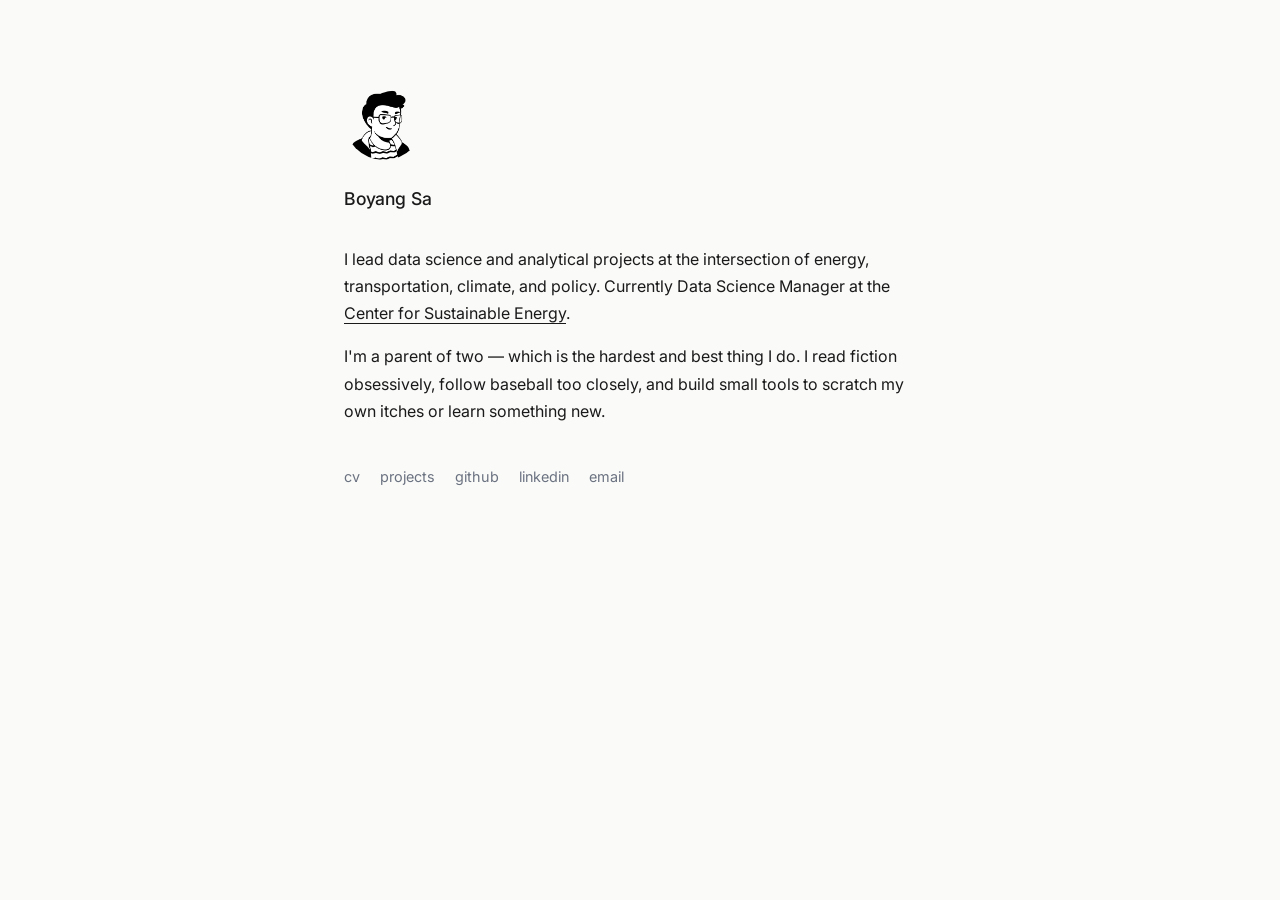
<file: index.html>
<!DOCTYPE html>
<html lang="en">
<head>
  <meta charset="UTF-8">
  <meta name="viewport" content="width=device-width, initial-scale=1.0">
  <title>Boyang Sa</title>
  <meta name="description" content="Data scientist working at the intersection of energy, transportation, climate, and policy.">
  <link rel="stylesheet" href="/style.css">
  <link rel="icon" type="image/png" href="/avatar.png">
  <link rel="apple-touch-icon" sizes="180x180" href="/apple-touch-icon.png">
</head>
<body>
  <img src="/avatar.png" alt="Boyang Sa" class="avatar">
  <h1>Boyang Sa</h1>

  <p>I lead data science and analytical projects at the intersection
  of energy, transportation, climate, and policy. Currently
  Data Science Manager at the <a href="https://energycenter.org" target="_blank" rel="noopener">Center for Sustainable Energy</a>.</p>

  <p>I'm a parent of two — which is the hardest and best thing I do.
  I read fiction obsessively, follow baseball too closely, and build
  small tools to scratch my own itches or learn something new.</p>

  <nav class="nav">
    <a href="/cv">cv</a>
    <a href="/projects">projects</a>
    <a href="https://github.com/bobsa514" target="_blank" rel="noopener">github</a>
    <a href="https://www.linkedin.com/in/boyang-sa/" target="_blank" rel="noopener">linkedin</a>
    <a href="mailto:me@boyangsa.com">email</a>
  </nav>
</body>
</html>
</file>
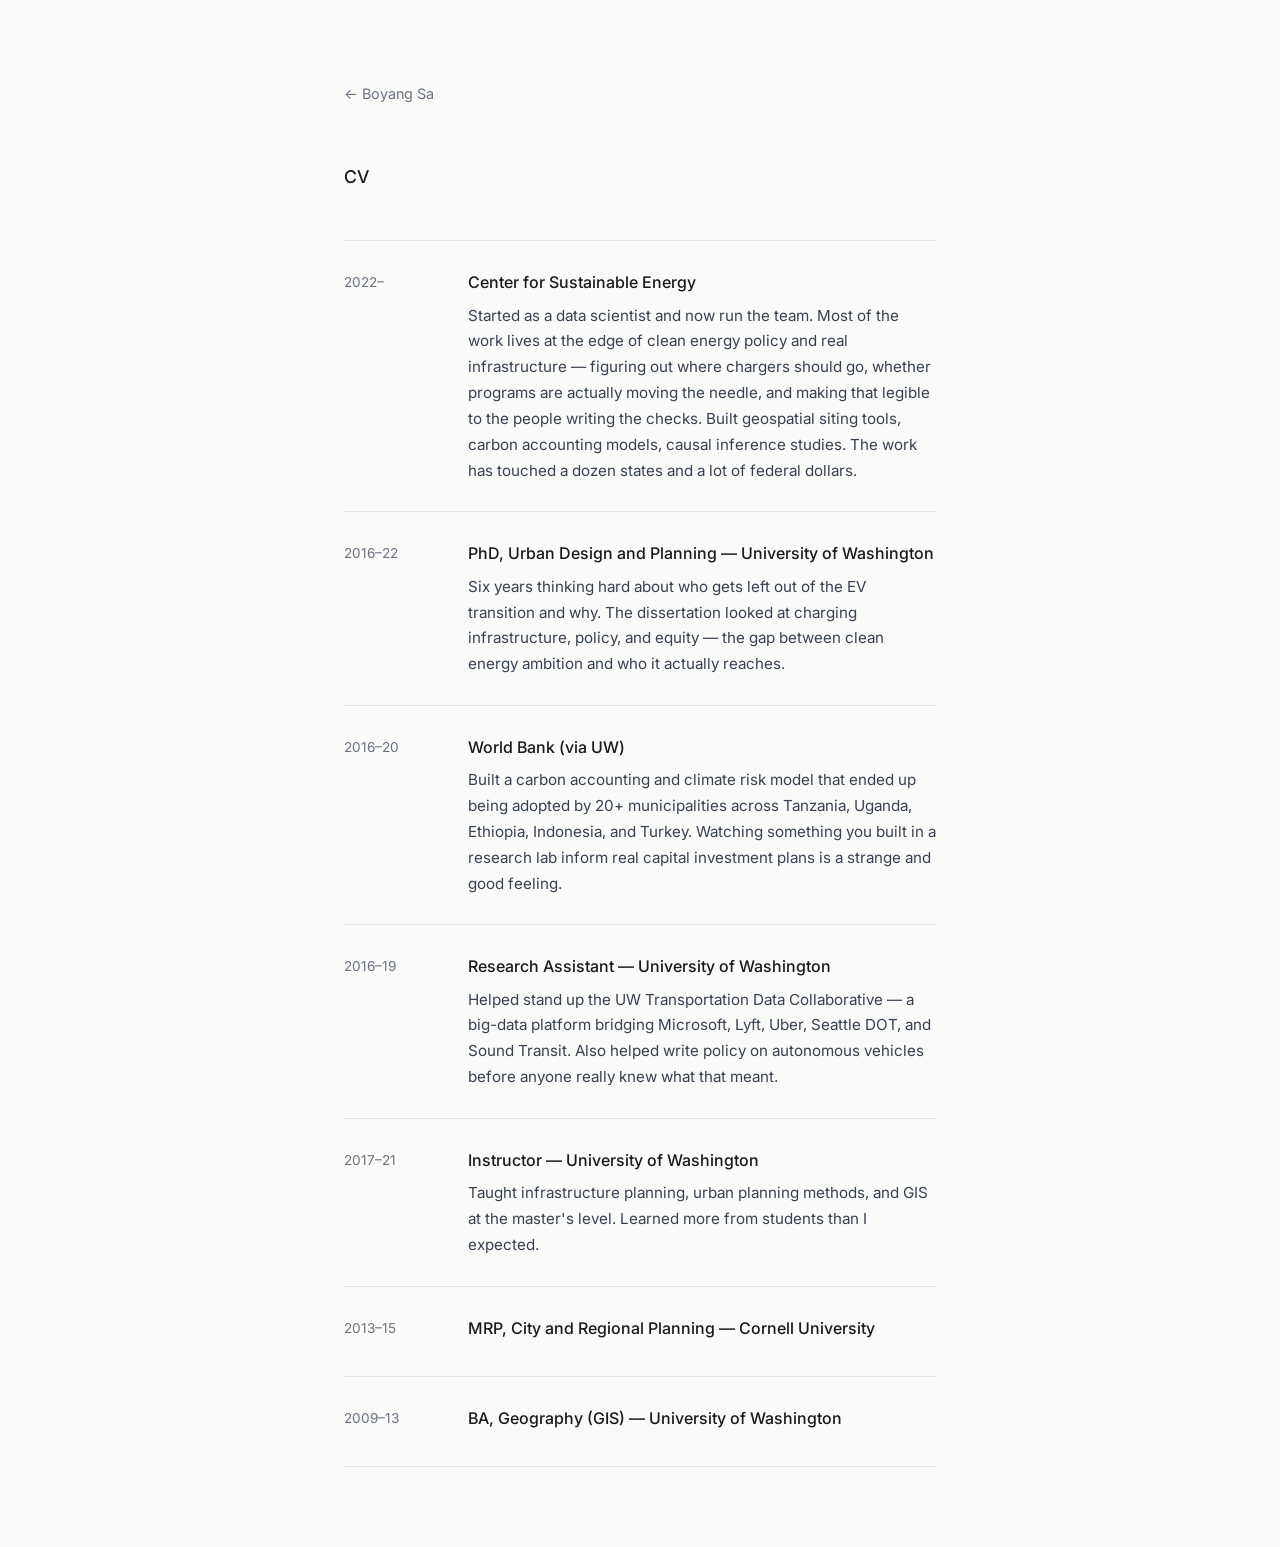
<file: cv/index.html>
<!DOCTYPE html>
<html lang="en">
<head>
  <meta charset="UTF-8">
  <meta name="viewport" content="width=device-width, initial-scale=1.0">
  <title>CV — Boyang Sa</title>
  <meta name="description" content="Career timeline of Boyang Sa, data scientist.">
  <link rel="stylesheet" href="/style.css">
  <link rel="icon" type="image/png" href="/avatar.png">
  <link rel="apple-touch-icon" sizes="180x180" href="/apple-touch-icon.png">
</head>
<body>
  <a href="/" class="back">← Boyang Sa</a>

  <h1 class="page-title">CV</h1>

  <div class="timeline">

    <div class="timeline-entry">
      <span class="timeline-year">2022–</span>
      <div class="timeline-content">
        <strong>Center for Sustainable Energy</strong>
        <p>Started as a data scientist and now run the team. Most of
        the work lives at the edge of clean energy policy and real
        infrastructure — figuring out where chargers should go,
        whether programs are actually moving the needle, and making
        that legible to the people writing the checks. Built
        geospatial siting tools, carbon accounting models, causal
        inference studies. The work has touched a dozen states and
        a lot of federal dollars.</p>
      </div>
    </div>

    <div class="timeline-entry">
      <span class="timeline-year">2016–22</span>
      <div class="timeline-content">
        <strong>PhD, Urban Design and Planning — University of Washington</strong>
        <p>Six years thinking hard about who gets left out of the EV
        transition and why. The dissertation looked at charging
        infrastructure, policy, and equity — the gap between clean
        energy ambition and who it actually reaches.</p>
      </div>
    </div>

    <div class="timeline-entry">
      <span class="timeline-year">2016–20</span>
      <div class="timeline-content">
        <strong>World Bank (via UW)</strong>
        <p>Built a carbon accounting and climate risk model that ended
        up being adopted by 20+ municipalities across Tanzania, Uganda,
        Ethiopia, Indonesia, and Turkey. Watching something you built
        in a research lab inform real capital investment plans is a
        strange and good feeling.</p>
      </div>
    </div>

    <div class="timeline-entry">
      <span class="timeline-year">2016–19</span>
      <div class="timeline-content">
        <strong>Research Assistant — University of Washington</strong>
        <p>Helped stand up the UW Transportation Data Collaborative —
        a big-data platform bridging Microsoft, Lyft, Uber, Seattle
        DOT, and Sound Transit. Also helped write policy on autonomous
        vehicles before anyone really knew what that meant.</p>
      </div>
    </div>

    <div class="timeline-entry">
      <span class="timeline-year">2017–21</span>
      <div class="timeline-content">
        <strong>Instructor — University of Washington</strong>
        <p>Taught infrastructure planning, urban planning methods,
        and GIS at the master's level. Learned more from students
        than I expected.</p>
      </div>
    </div>

    <div class="timeline-entry">
      <span class="timeline-year">2013–15</span>
      <div class="timeline-content">
        <strong>MRP, City and Regional Planning — Cornell University</strong>
      </div>
    </div>

    <div class="timeline-entry">
      <span class="timeline-year">2009–13</span>
      <div class="timeline-content">
        <strong>BA, Geography (GIS) — University of Washington</strong>
      </div>
    </div>

  </div>
</body>
</html>
</file>
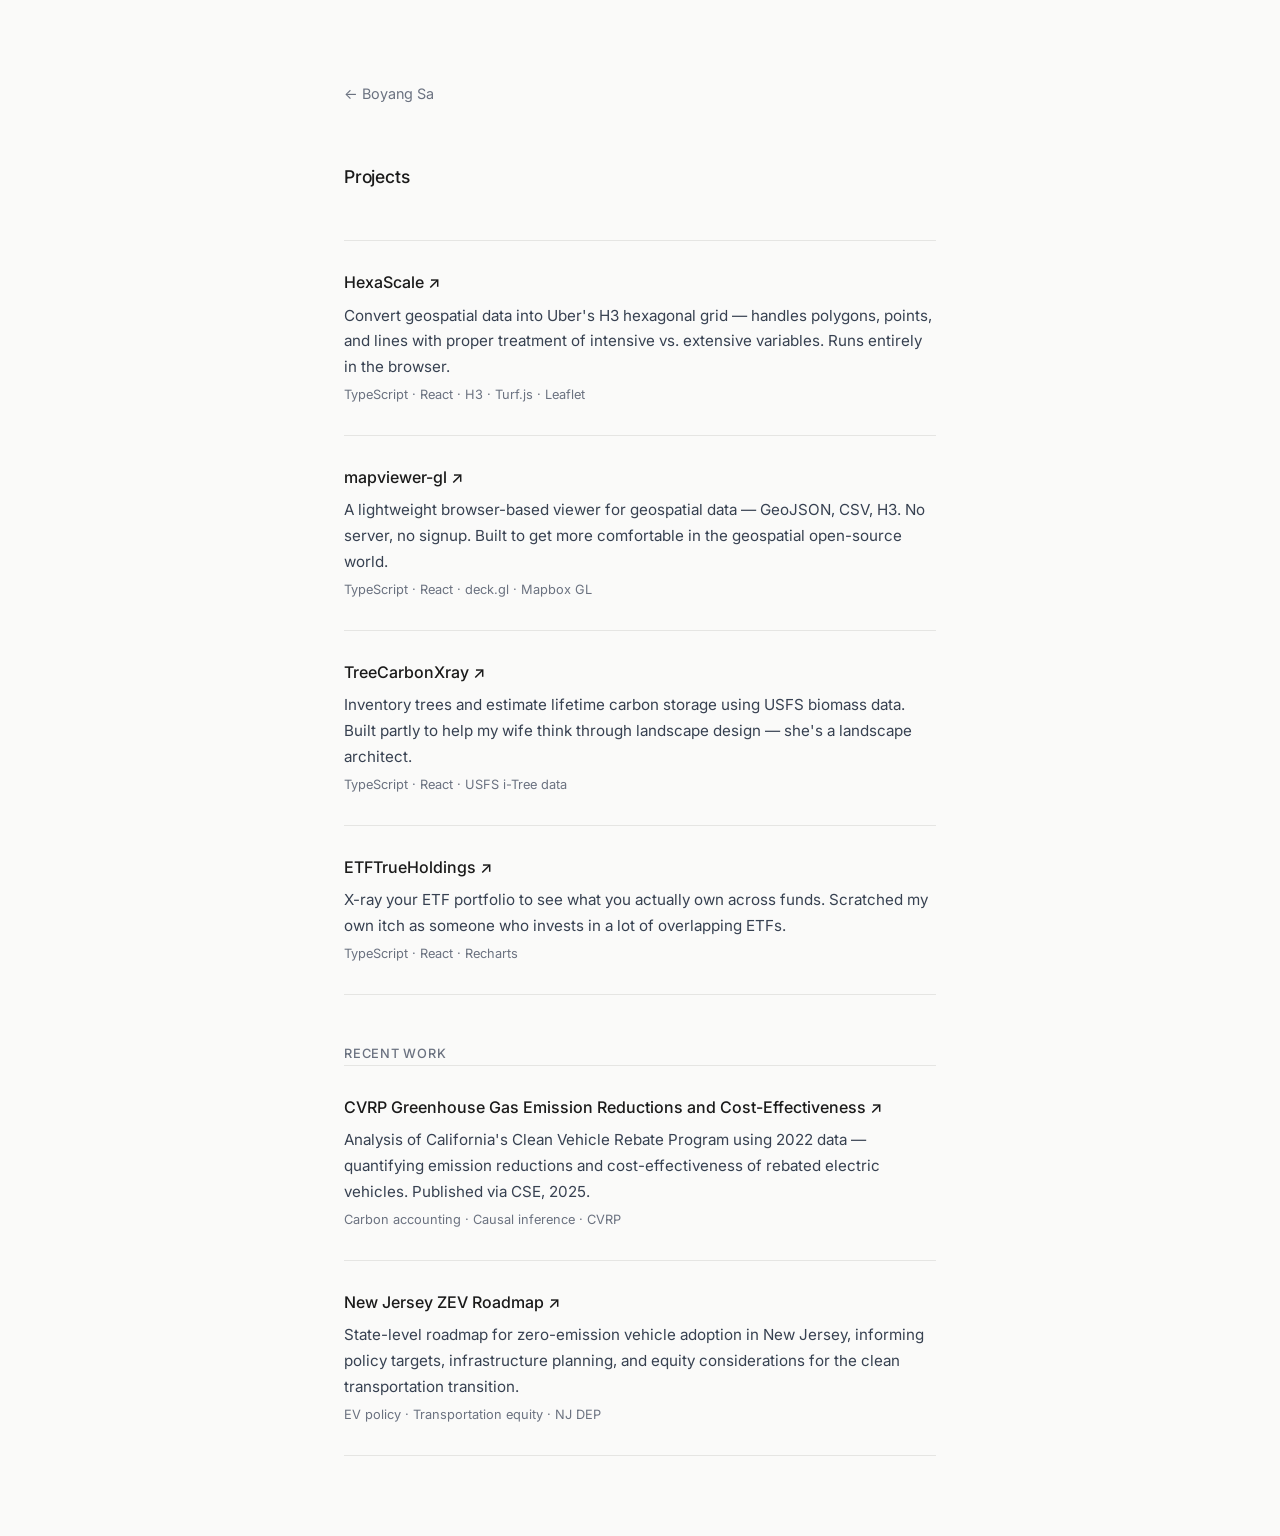
<file: projects/index.html>
<!DOCTYPE html>
<html lang="en">
<head>
  <meta charset="UTF-8">
  <meta name="viewport" content="width=device-width, initial-scale=1.0">
  <title>Projects — Boyang Sa</title>
  <meta name="description" content="Side projects by Boyang Sa.">
  <link rel="stylesheet" href="/style.css">
  <link rel="icon" type="image/png" href="/avatar.png">
  <link rel="apple-touch-icon" sizes="180x180" href="/apple-touch-icon.png">
</head>
<body>
  <a href="/" class="back">← Boyang Sa</a>

  <h1 class="page-title">Projects</h1>

  <div class="projects">

    <div class="project-entry">
      <span class="project-name">
        <a href="https://github.com/bobsa514/hexascale-h3-spatial-converter" target="_blank" rel="noopener">HexaScale ↗</a>
      </span>
      <p class="project-desc">Convert geospatial data into Uber's H3 hexagonal grid — handles polygons, points, and lines with proper treatment of intensive vs. extensive variables. Runs entirely in the browser.</p>
      <span class="project-tags">TypeScript · React · H3 · Turf.js · Leaflet</span>
    </div>

    <div class="project-entry">
      <span class="project-name">
        <a href="https://github.com/bobsa514/mapviewer-gl" target="_blank" rel="noopener">mapviewer-gl ↗</a>
      </span>
      <p class="project-desc">A lightweight browser-based viewer for geospatial data — GeoJSON, CSV, H3. No server, no signup. Built to get more comfortable in the geospatial open-source world.</p>
      <span class="project-tags">TypeScript · React · deck.gl · Mapbox GL</span>
    </div>

    <div class="project-entry">
      <span class="project-name">
        <a href="https://github.com/bobsa514/TreeCarbonXray" target="_blank" rel="noopener">TreeCarbonXray ↗</a>
      </span>
      <p class="project-desc">Inventory trees and estimate lifetime carbon storage using USFS biomass data. Built partly to help my wife think through landscape design — she's a landscape architect.</p>
      <span class="project-tags">TypeScript · React · USFS i-Tree data</span>
    </div>

    <div class="project-entry">
      <span class="project-name">
        <a href="https://github.com/bobsa514/ETFTrueHoldings" target="_blank" rel="noopener">ETFTrueHoldings ↗</a>
      </span>
      <p class="project-desc">X-ray your ETF portfolio to see what you actually own across funds. Scratched my own itch as someone who invests in a lot of overlapping ETFs.</p>
      <span class="project-tags">TypeScript · React · Recharts</span>
    </div>

  </div>

  <p class="section-label">recent work</p>

  <div class="projects">

    <div class="project-entry">
      <span class="project-name">
        <a href="https://cleanvehiclerebate.org/en/content/cvrp-greenhouse-gas-emission-reductions-and-cost-effectiveness-2022-purchasesleases" target="_blank" rel="noopener">CVRP Greenhouse Gas Emission Reductions and Cost-Effectiveness ↗</a>
      </span>
      <p class="project-desc">Analysis of California's Clean Vehicle Rebate Program using 2022 data — quantifying emission reductions and cost-effectiveness of rebated electric vehicles. Published via CSE, 2025.</p>
      <span class="project-tags">Carbon accounting · Causal inference · CVRP</span>
    </div>

    <div class="project-entry">
      <span class="project-name">
        <a href="https://dep.nj.gov/wp-content/uploads/drivegreen/nj_zev_roadmap.pdf" target="_blank" rel="noopener">New Jersey ZEV Roadmap ↗</a>
      </span>
      <p class="project-desc">State-level roadmap for zero-emission vehicle adoption in New Jersey, informing policy targets, infrastructure planning, and equity considerations for the clean transportation transition.</p>
      <span class="project-tags">EV policy · Transportation equity · NJ DEP</span>
    </div>

  </div>
</body>
</html>
</file>
<file: style.css>
@import url('https://fonts.googleapis.com/css2?family=Inter:wght@400;500&display=swap');

*, *::before, *::after {
  box-sizing: border-box;
  margin: 0;
  padding: 0;
}

:root {
  --bg: #fafaf9;
  --text: #1a1a1a;
  --muted: #6b7280;
  --subtle: #374151;
  --border: #e5e5e3;
  --link: #1a1a1a;
  --max-width: 640px;
}

html {
  font-family: 'Inter', sans-serif;
  font-size: 16px;
  background: var(--bg);
  color: var(--text);
  -webkit-font-smoothing: antialiased;
}

body {
  max-width: var(--max-width);
  margin: 0 auto;
  padding: 80px 24px;
  line-height: 1.7;
}

/* Typography */
h1 {
  font-size: 1.1rem;
  font-weight: 500;
  margin-bottom: 32px;
  letter-spacing: -0.01em;
}

p {
  color: var(--text);
  margin-bottom: 16px;
}

p:last-of-type {
  margin-bottom: 0;
}

/* Links */
a {
  color: var(--link);
  text-decoration: none;
  border-bottom: 1px solid currentColor;
}

a:hover {
  color: var(--muted);
}

/* Nav links (home page inline links) */
.nav {
  margin-top: 40px;
  display: flex;
  flex-wrap: wrap;
  gap: 20px;
}

.nav a {
  color: var(--muted);
  font-size: 0.9rem;
  border-bottom: none;
}

.nav a:hover {
  color: var(--text);
}

/* Back link */
.back {
  display: inline-block;
  color: var(--muted);
  font-size: 0.9rem;
  margin-bottom: 56px;
  border-bottom: none;
}

.back:hover {
  color: var(--text);
}

/* Page title (cv, projects) — same as h1 but more bottom space */
.page-title {
  margin-bottom: 48px;
}

/* CV Timeline */
.timeline {
  display: flex;
  flex-direction: column;
}

.timeline-entry {
  display: grid;
  grid-template-columns: 100px 1fr;
  gap: 24px;
  padding: 28px 0;
  border-top: 1px solid var(--border);
}

.timeline-entry:last-child {
  border-bottom: 1px solid var(--border);
}

.timeline-year {
  color: var(--muted);
  font-size: 0.85rem;
  padding-top: 2px;
  flex-shrink: 0;
}

.timeline-content strong {
  font-weight: 500;
  display: block;
  margin-bottom: 6px;
}

.timeline-content p {
  font-size: 0.95rem;
  color: var(--subtle);
  margin-bottom: 0;
}

/* Projects */
.projects {
  display: flex;
  flex-direction: column;
}

.project-entry {
  padding: 28px 0;
  border-top: 1px solid var(--border);
}

.project-entry:last-child {
  border-bottom: 1px solid var(--border);
}

.project-name {
  font-weight: 500;
  font-size: 1rem;
  margin-bottom: 6px;
  display: block;
}

.project-name a {
  border-bottom: none;
}

.project-name a:hover {
  color: var(--muted);
}

.project-desc {
  font-size: 0.95rem;
  color: var(--subtle);
  margin-bottom: 10px;
}

.project-tags {
  font-size: 0.8rem;
  color: var(--muted);
}

/* Avatar */
.avatar {
  width: 80px;
  height: 80px;
  border-radius: 50%;
  margin-bottom: 24px;
  display: block;
  object-fit: cover;
}

/* Section label (publications, side projects) */
.section-label {
  font-size: 0.8rem;
  font-weight: 500;
  color: var(--muted);
  letter-spacing: 0.06em;
  text-transform: uppercase;
  margin-bottom: 0;
  margin-top: 48px;
}

/* Mobile */
@media (max-width: 480px) {
  body {
    padding: 48px 20px 64px;
  }

  .back {
    margin-bottom: 32px;
  }

  .timeline-entry {
    grid-template-columns: 1fr;
    gap: 4px;
  }

  .timeline-year {
    font-size: 0.8rem;
  }
}
</file>
